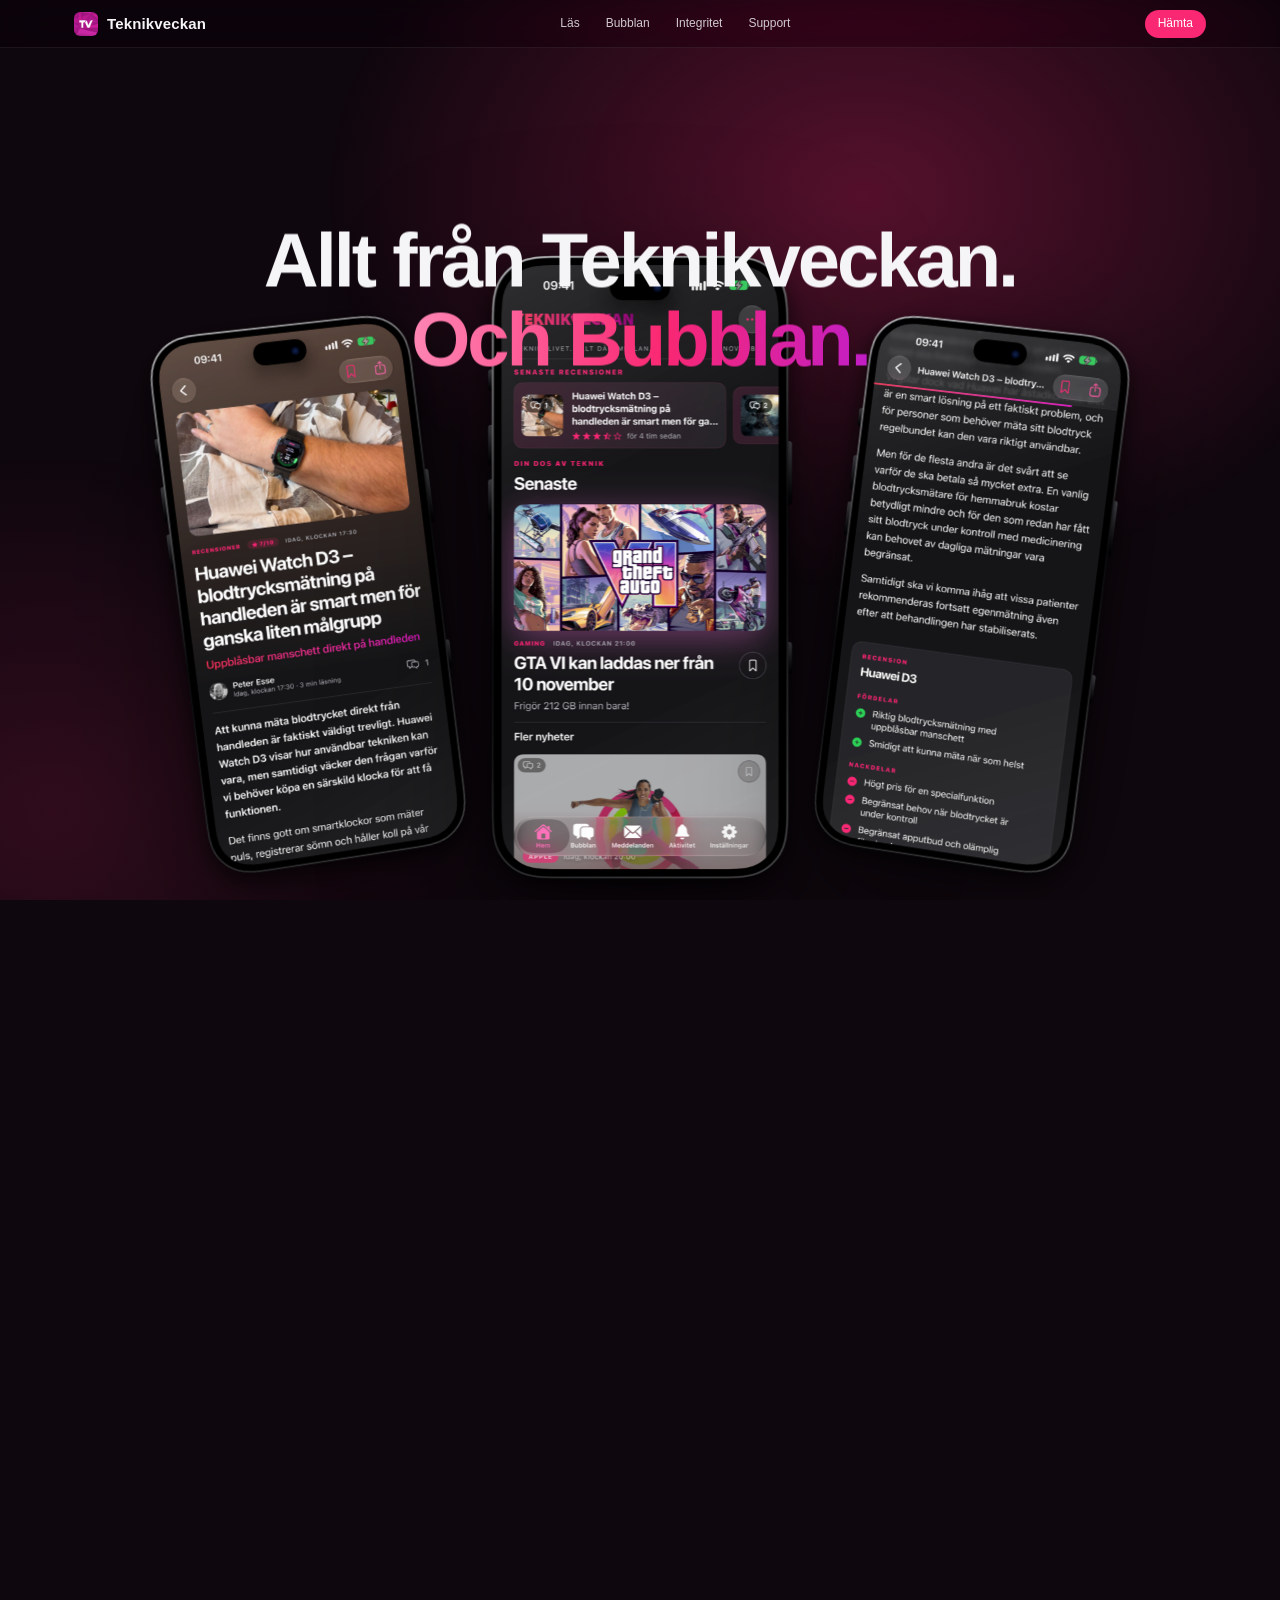
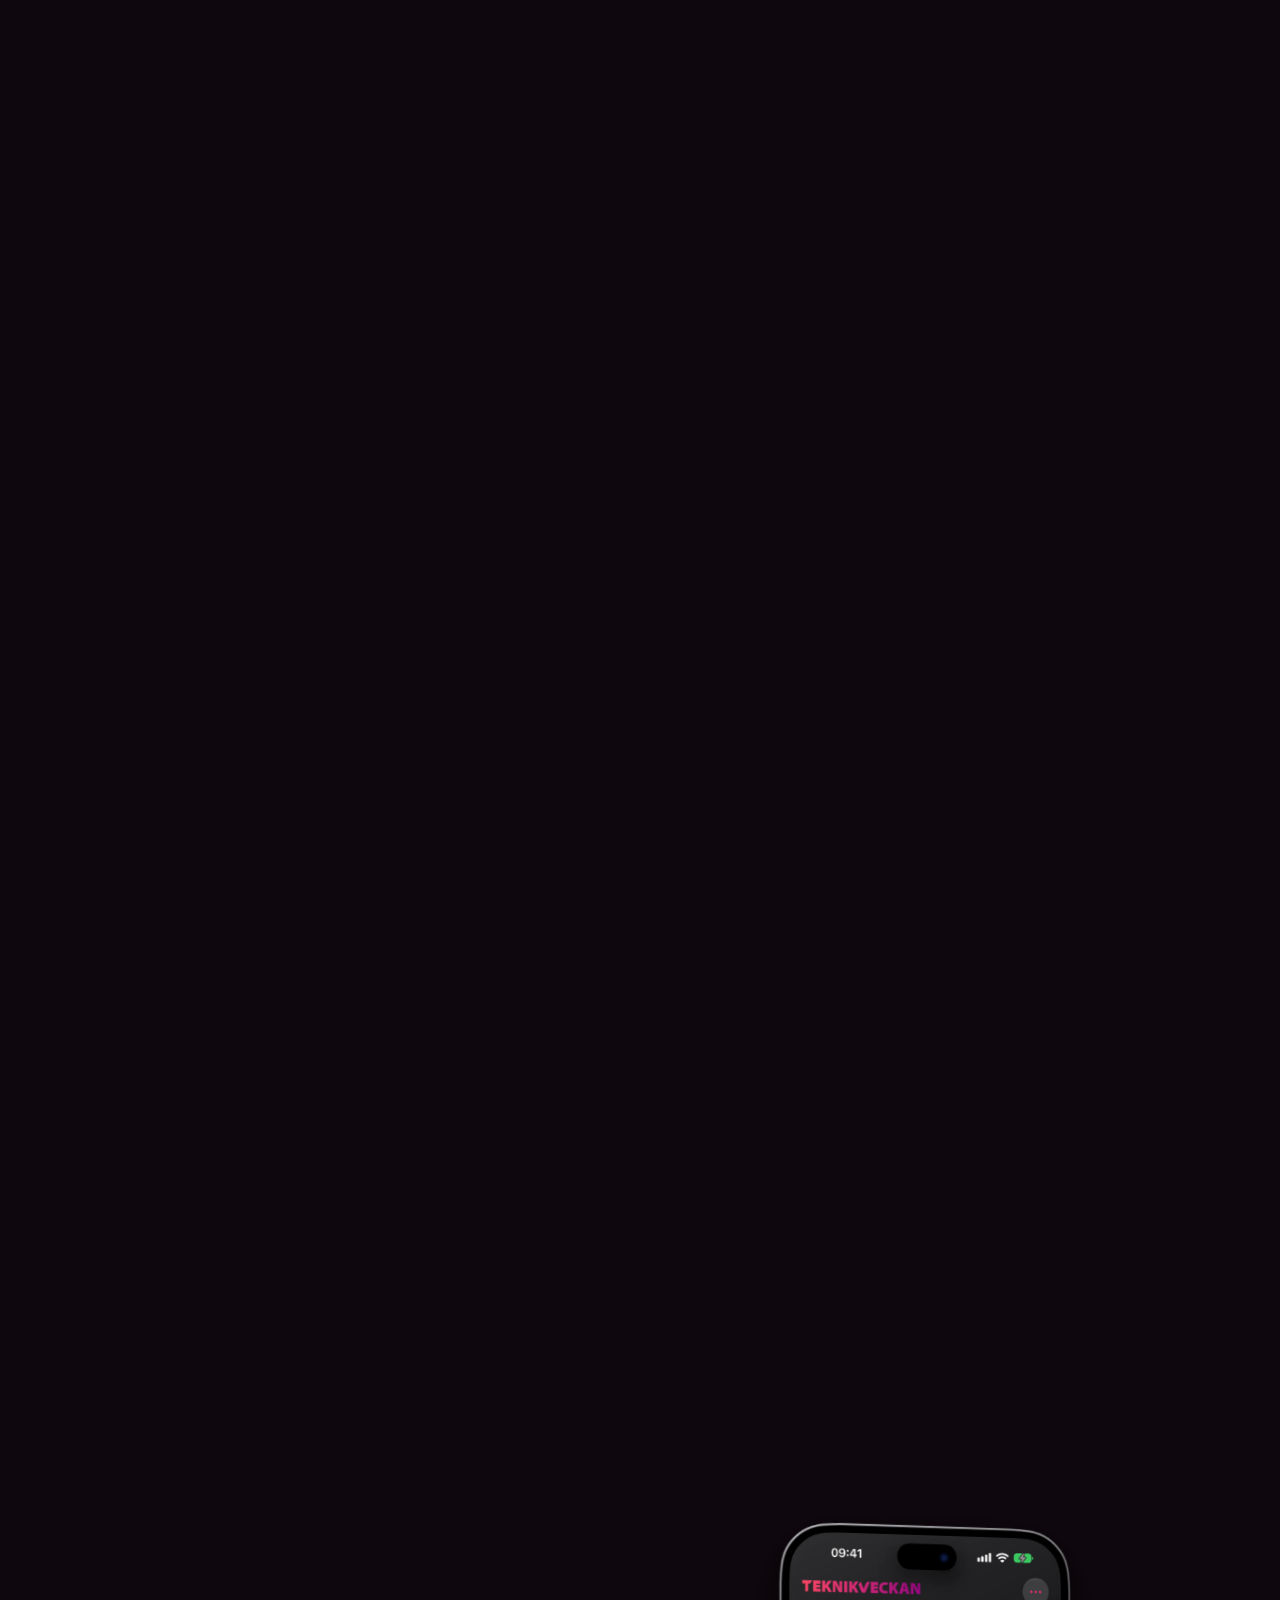
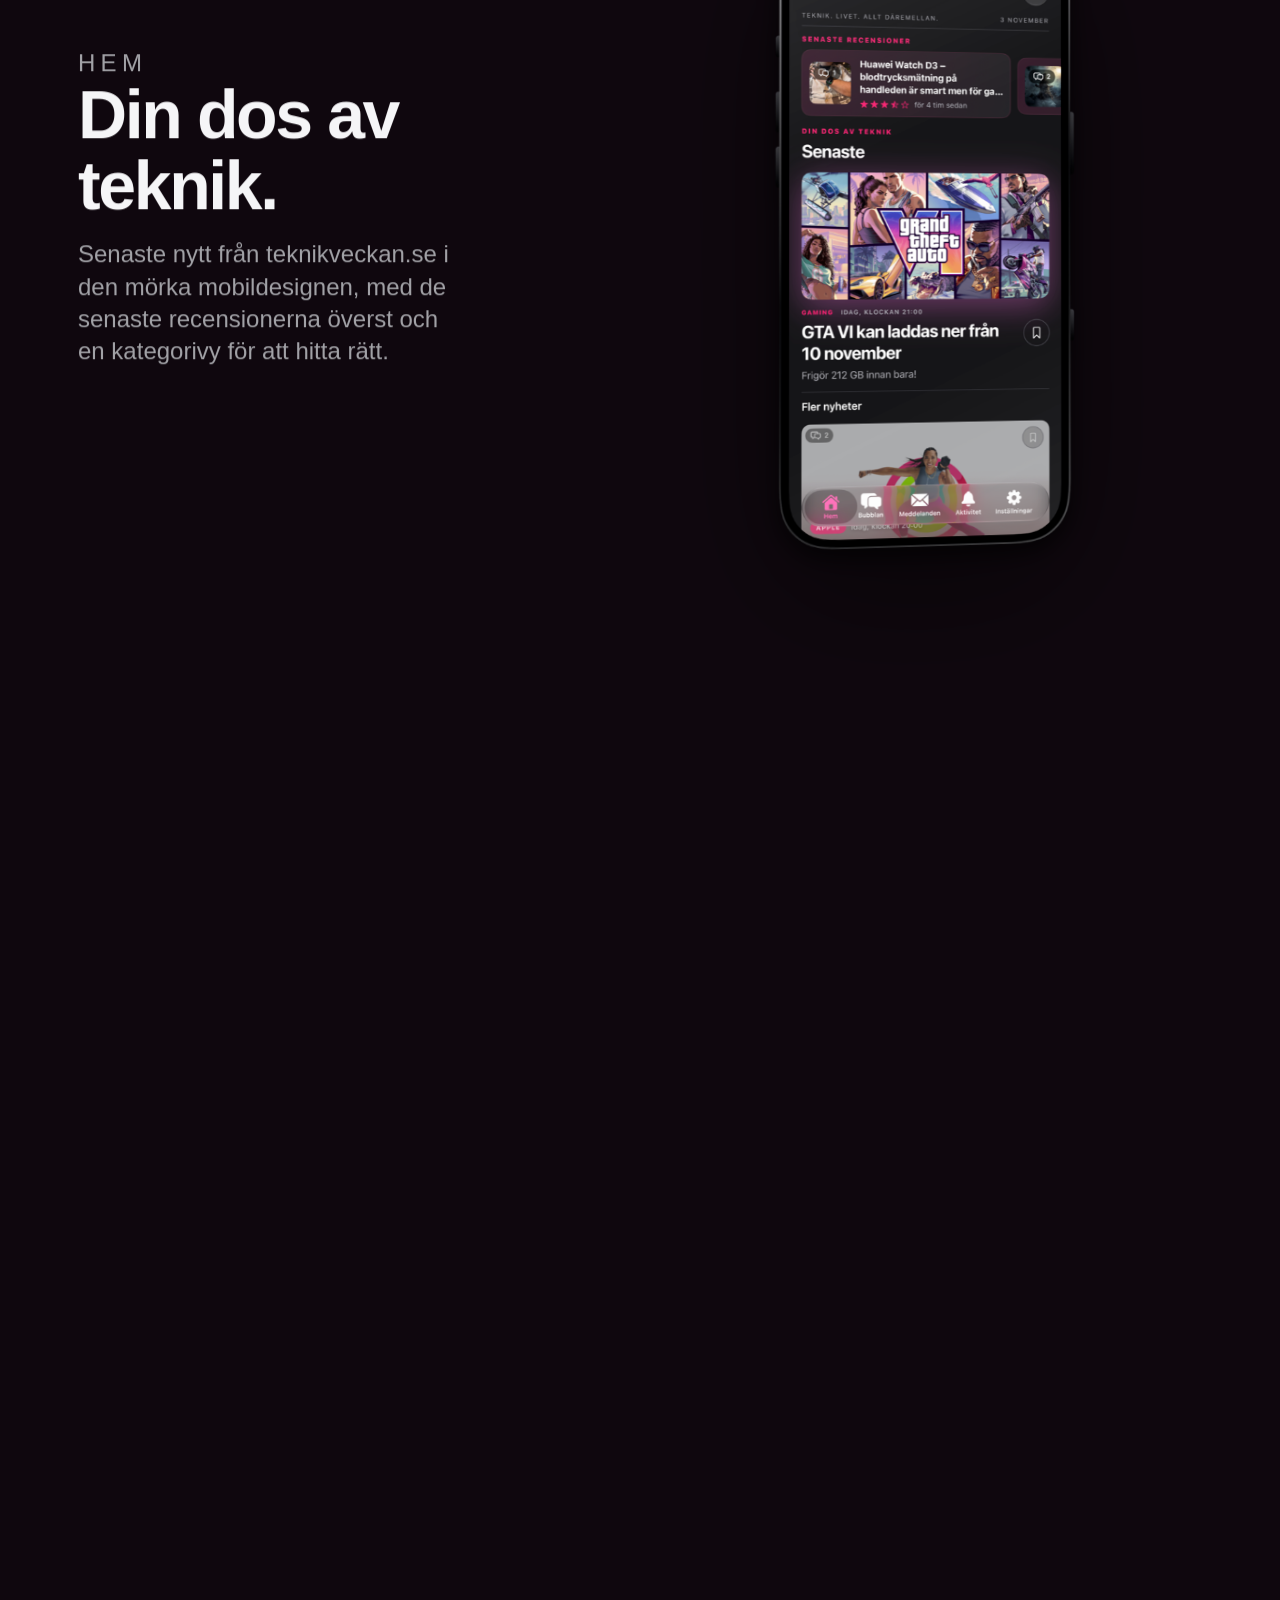
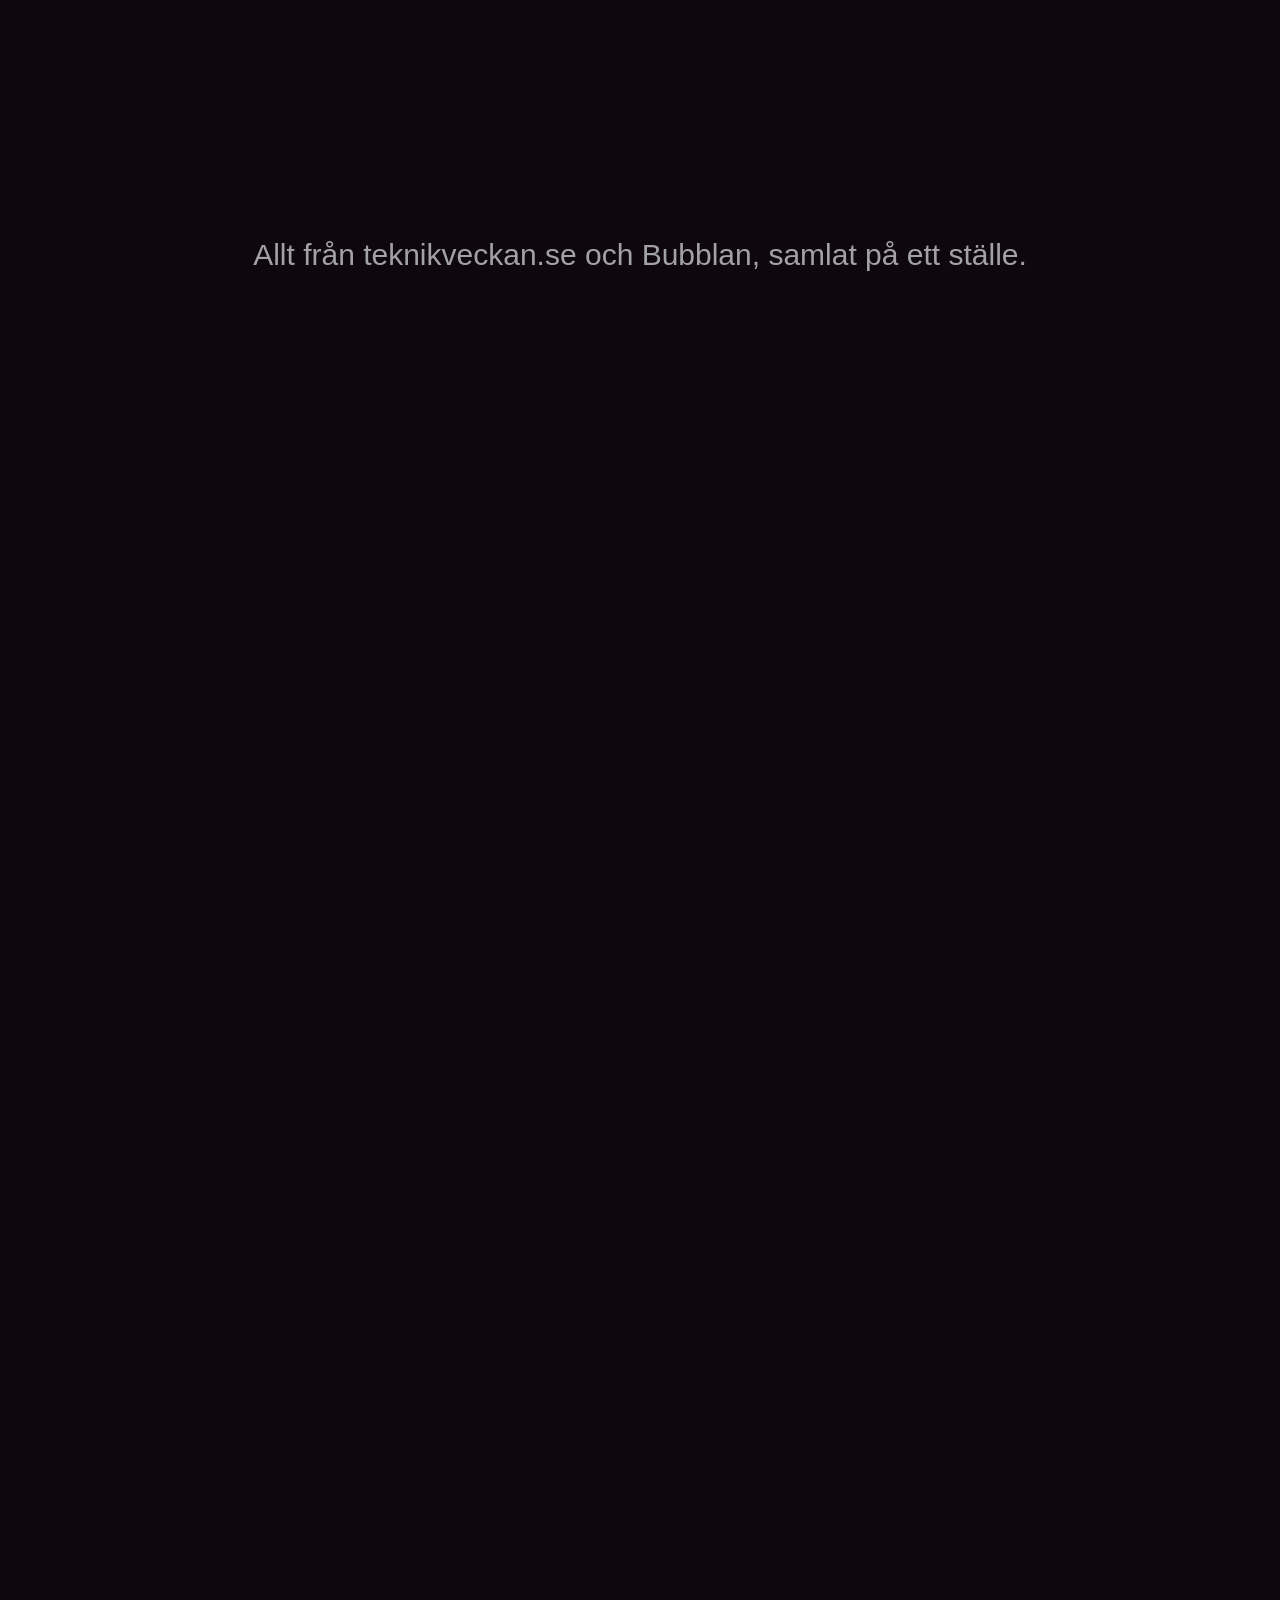
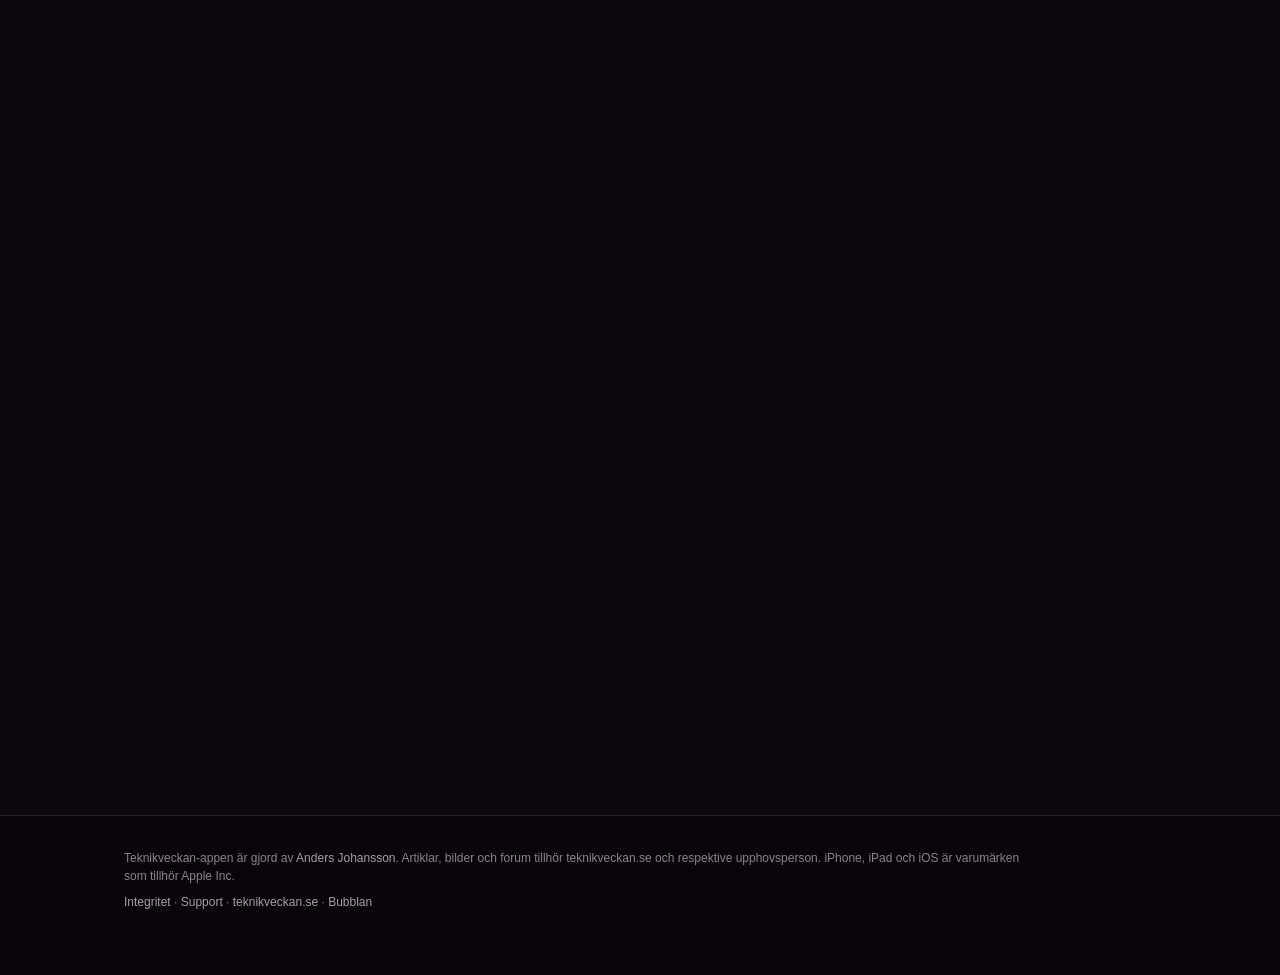
<file: index.html>
<!doctype html>
<html lang="sv">
<head>
  <meta charset="utf-8">
  <meta name="viewport" content="width=device-width, initial-scale=1, viewport-fit=cover">
  <title>Teknikveckan – appen för iPhone och iPad</title>
  <meta name="description" content="Teknikveckan i fickan: artiklar, recensioner med betyg och forumet Bubblan, i en app för iPhone och iPad. Gjord för iOS 26 med Liquid Glass.">
  <meta name="theme-color" content="#0b060c">
  <link rel="icon" type="image/png" href="assets/favicon.png">
  <link rel="apple-touch-icon" href="assets/apple-touch-icon.png">
  <meta property="og:title" content="Teknikveckan">
  <meta property="og:description" content="Artiklar, recensioner och forumet Bubblan i en app för iPhone och iPad.">
  <meta property="og:type" content="website">
  <meta property="og:url" content="https://idrewn.github.io/teknikveckan-site/">
  <meta property="og:image" content="https://idrewn.github.io/teknikveckan-site/assets/og.jpg">
  <link rel="stylesheet" href="motion.css">
  <link rel="stylesheet" href="theme.css">
</head>
<body>
<div class="ambient" aria-hidden="true"></div>
<header class="nav"><div class="wrap">
  <a class="brand" href="./"><img src="assets/icon.png" alt="" width="24" height="24">Teknikveckan</a>
  <ul><li><a href="#lasa">Läs</a></li><li><a href="#bubblan">Bubblan</a></li><li><a href="privacy.html">Integritet</a></li><li><a href="support.html">Support</a></li></ul>
  <a class="buy" href="https://testflight.apple.com/join/udA9Tbey">Hämta</a>
</div></header>
<main>
<section class="stage hero" id="top" style="--n:3.3" data-stage data-bg="#0b060c" data-glow="250,40,114">
  <div class="pin">
    <div class="hero-copy" data-beat="-1,-0.5,0.2,0.46" data-travel="-110">
      <p class="eyebrow">Teknik. Livet. Allt däremellan.</p>
      <h1>Teknikveckan.<br><span class="grad">I fickan.</span></h1>
      <p class="lead">Artiklar, recensioner med betyg och forumet Bubblan. Samlat i en app som är byggd för iOS 26.</p>
      <div class="cta"><a class="pill fill" href="https://testflight.apple.com/join/udA9Tbey">Hämta betan</a><a class="pill line" href="#lasa">Läs mer</a></div>
    </div>
    <p class="hero-tag" data-beat="0.42,0.62,2,3" data-travel="50">Allt från Teknikveckan.<br><span class="grad">Och Bubblan.</span></p>
    <div class="fan"><div class="device" data-motion="fan" data-i="0" data-n="3"><img src="assets/phone-review.png" alt="En recension öppen i appen" width="1306" height="2360"></div><div class="device" data-motion="fan" data-i="1" data-n="3"><img src="assets/phone-home.png" alt="Hem: senaste recensioner och nyheter" width="1306" height="2360"></div><div class="device" data-motion="fan" data-i="2" data-n="3"><img src="assets/phone-reviewbox.png" alt="Fördelar och nackdelar i en recension" width="1306" height="2360"></div></div>
  </div>
</section>
<section class="stage" id="lasa" style="--n:5.05" data-stage data-bg="#12070f" data-glow="250,40,114">
  <i class="mark" aria-hidden="true" data-bg="#12070f" data-glow="250,40,114" style="position:absolute;left:0;top:19.93%;width:1px;height:1px"></i>
<i class="mark" aria-hidden="true" data-bg="#1a0814" data-glow="230,40,150" style="position:absolute;left:0;top:39.98%;width:1px;height:1px"></i>
<i class="mark" aria-hidden="true" data-bg="#160a18" data-glow="200,40,200" style="position:absolute;left:0;top:60.02%;width:1px;height:1px"></i>
<i class="mark" aria-hidden="true" data-bg="#12070f" data-glow="250,40,114" style="position:absolute;left:0;top:80.07%;width:1px;height:1px"></i>
  <div class="pin split">
    <div class="copy"><div class="beat" data-beat="-1.000,-0.500,0.200,0.300">
        <p class="eyebrow">Hem</p>
        <h2>Din dos av teknik.</h2>
        <p>Senaste nytt från teknikveckan.se i den mörka mobildesignen, med de senaste recensionerna överst och en kategorivy för att hitta rätt.</p>
      </div><div class="beat" data-beat="0.200,0.300,0.450,0.550">
        <p class="eyebrow">Recensioner</p>
        <h2>Recensioner med betyg.</h2>
        <p>Direkt från teknikveckan.se, med betyget först och artikeln under.</p>
      </div><div class="beat" data-beat="0.450,0.550,0.700,0.800">
        <p class="eyebrow">Läsvyn</p>
        <h2>Gjord för att läsas.</h2>
        <p>Stora rubriker, ren text och bilder som får plats. Spara artiklar i Sparat, sök bland dem och hoppa direkt till diskussionen i forumet. Länkar till teknikveckan.se öppnas i appen.</p>
      </div><div class="beat" data-beat="0.700,0.800,2.000,3.000">
        <p class="eyebrow">Recensionsruta</p>
        <h2>Betyget först. Sedan detaljerna.</h2>
        <p>Recensionsrutor med fördelar, nackdelar, fakta och betyg ligger mitt i artikeln, så du ser vad som talar för och emot innan du bestämmer dig.</p>
      </div></div>
    <div class="devwrap"><div class="device" data-motion="sway"><img data-beat="-1.000,-0.500,0.190,0.310" src="assets/phone-home.png" alt="Hem med senaste recensioner och nyheter" loading="lazy" width=1306 height=2360><img data-beat="0.190,0.310,0.440,0.560" src="assets/phone-review.png" alt="En recension" loading="lazy" width=1306 height=2360><img data-beat="0.440,0.560,0.690,0.810" src="assets/phone-reading.png" alt="Läsvyn" loading="lazy" width=1306 height=2360><img data-beat="0.690,0.810,2.000,3.000" src="assets/phone-reviewbox.png" alt="Fördelar och nackdelar" loading="lazy" width=1306 height=2360></div></div>
  </div>
</section>
<section class="stage numbers" style="--n:2.6" data-stage data-bg="#150a1c" data-glow="190,40,200">
  <div class="pin"><div class="row" data-zoom><div><div class="n grad" data-count="5" data-pre="" data-suf="">0</div><div class="l">flikar</div></div><div><div class="n grad" data-count="2" data-pre="" data-suf="">0</div><div class="l">enheter</div></div><div><div class="n grad" data-count="1" data-pre="" data-suf="">0</div><div class="l">app</div></div></div><p class="sentence">Allt från teknikveckan.se och Bubblan, samlat på ett ställe.</p></div>
</section>
<section class="block center" id="bubblan" data-bg="#0b060c" data-glow="250,40,114">
  <div class="wrap">
    <p class="eyebrow" data-reveal>Bubblan</p>
    <h2 data-reveal>Forumet följer med.</h2>
    <p class="lead" data-reveal>Hela Teknikbubblan i samma app. Läs, svara och håll koll på det som händer.</p>
    <div class="bento"><div class="tile w4 hot" data-reveal><span class="k">Ämnen</span><h3>Senaste ämnen och kategorier.</h3><p>Bläddra bland senaste ämnen med oändlig scrollning, välj kategori eller sök.</p></div><div class="tile " data-reveal><span class="k">Trådar</span><h3>Rikt innehåll.</h3><p>Länkar, bilder, citat och kod visas som de ska.</p></div><div class="tile " data-reveal><span class="k">Delta</span><h3>Gilla, svara, skapa.</h3><p>Gilla inlägg, svara i trådar och starta nya ämnen.</p></div><div class="tile " data-reveal><span class="k">Direkt</span><h3>Meddelanden.</h3><p>Privata meddelanden och aktivitet på ett ställe.</p></div><div class="tile " data-reveal><span class="k">Notiser</span><h3>Missa inget.</h3><p>Notiser och en aktivitetsflik som visar vad som hänt.</p></div><div class="tile w3" data-reveal><span class="k">Sparat</span><h3>Din läslista.</h3><p>Spara artiklar med ett tryck och läs dem när det passar.</p></div><div class="tile w3" data-reveal><span class="k">Duo</span><h3>Byggd för iOS 26 och iPhone Duo.</h3><p>Liquid Glass i tabbfältet och i knapparna. Innehållet håller sig undan vecket och kameran på iPhone Duo.</p></div></div>
  </div>
</section>
<section class="cta-block" id="get" data-bg="#0b060c" data-glow="250,40,114">
  <div class="wrap">
    <img class="icon" src="assets/icon.png" alt="Teknikveckan app icon" width="132" height="132" data-reveal>
    <h2 data-reveal>Hämta Teknikveckan.</h2>
    <p class="lead" data-reveal>Appen testas just nu i en öppen beta. Krav: iPhone eller iPad med iOS 26 eller senare.</p>
    <div class="cta" data-reveal><a class="pill fill" href="https://testflight.apple.com/join/udA9Tbey">Gå med i betan</a><a class="pill line" href="https://teknikveckan.se">teknikveckan.se</a></div>
    <p class="lead" style="font-size:14px;margin-top:22px" data-reveal>Skärmbilderna visar innehåll från teknikveckan.se.</p>
  </div>
</section>
</main>
<footer><div class="wrap"><p>Teknikveckan-appen är gjord av <a href="https://github.com/iDrewn">Anders Johansson</a>. Artiklar, bilder och forum tillhör teknikveckan.se och respektive upphovsperson. iPhone, iPad och iOS är varumärken som tillhör Apple Inc.</p>
    <p><a href="privacy.html">Integritet</a> &middot; <a href="support.html">Support</a> &middot; <a href="https://teknikveckan.se">teknikveckan.se</a> &middot; <a href="https://bubblan.teknikveckan.se">Bubblan</a></p></div></footer>
<script src="motion.js" defer></script>
</body>
</html>
</file>
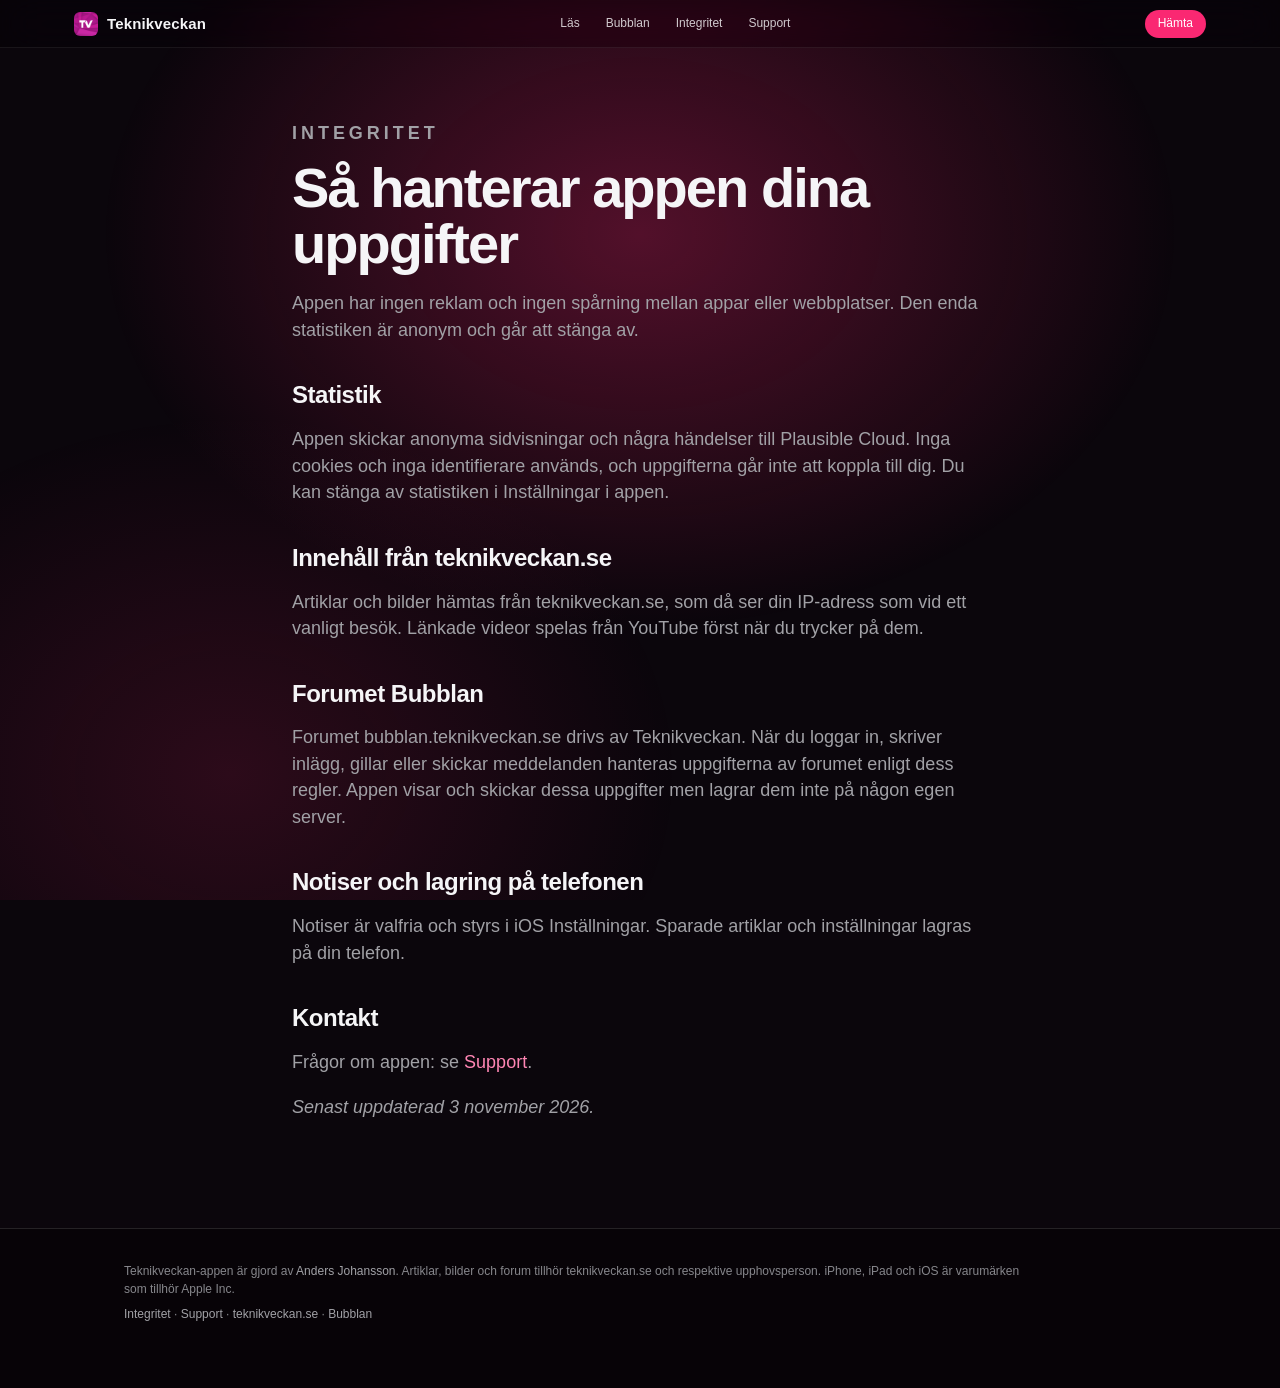
<file: privacy.html>
<!doctype html>
<html lang="sv">
<head>
  <meta charset="utf-8">
  <meta name="viewport" content="width=device-width, initial-scale=1, viewport-fit=cover">
  <title>Integritet – Teknikveckan</title>
  <meta name="description" content="Så hanterar appen dina uppgifter.">
  <meta name="theme-color" content="#0b060c">
  <link rel="icon" type="image/png" href="assets/favicon.png">
  <link rel="apple-touch-icon" href="assets/apple-touch-icon.png">
  <link rel="stylesheet" href="motion.css">
  <link rel="stylesheet" href="theme.css">
</head>
<body>
<div class="ambient" aria-hidden="true"></div>
<header class="nav"><div class="wrap">
  <a class="brand" href="./"><img src="assets/icon.png" alt="" width="24" height="24">Teknikveckan</a>
  <ul><li><a href="./#lasa">Läs</a></li><li><a href="./#bubblan">Bubblan</a></li><li><a href="./privacy.html">Integritet</a></li><li><a href="./support.html">Support</a></li></ul>
  <a class="buy" href="https://testflight.apple.com/join/udA9Tbey">Hämta</a>
</div></header>
<main class="doc">
  <p class="eyebrow">Integritet</p>
  <h1>Så hanterar appen dina uppgifter</h1>
  <p>Appen har ingen reklam och ingen spårning mellan appar eller webbplatser. Den enda statistiken är anonym och går att stänga av.</p>

  <h2>Statistik</h2>
  <p>Appen skickar anonyma sidvisningar och några händelser till Plausible Cloud. Inga cookies och inga identifierare används, och uppgifterna går inte att koppla till dig. Du kan stänga av statistiken i Inställningar i appen.</p>

  <h2>Innehåll från teknikveckan.se</h2>
  <p>Artiklar och bilder hämtas från teknikveckan.se, som då ser din IP-adress som vid ett vanligt besök. Länkade videor spelas från YouTube först när du trycker på dem.</p>

  <h2>Forumet Bubblan</h2>
  <p>Forumet bubblan.teknikveckan.se drivs av Teknikveckan. När du loggar in, skriver inlägg, gillar eller skickar meddelanden hanteras uppgifterna av forumet enligt dess regler. Appen visar och skickar dessa uppgifter men lagrar dem inte på någon egen server.</p>

  <h2>Notiser och lagring på telefonen</h2>
  <p>Notiser är valfria och styrs i iOS Inställningar. Sparade artiklar och inställningar lagras på din telefon.</p>

  <h2>Kontakt</h2>
  <p>Frågor om appen: se <a href="support.html">Support</a>.</p>
  <p><em>Senast uppdaterad 3 november 2026.</em></p>
</main>
<footer><div class="wrap"><p>Teknikveckan-appen är gjord av <a href="https://github.com/iDrewn">Anders Johansson</a>. Artiklar, bilder och forum tillhör teknikveckan.se och respektive upphovsperson. iPhone, iPad och iOS är varumärken som tillhör Apple Inc.</p>
    <p><a href="privacy.html">Integritet</a> &middot; <a href="support.html">Support</a> &middot; <a href="https://teknikveckan.se">teknikveckan.se</a> &middot; <a href="https://bubblan.teknikveckan.se">Bubblan</a></p></div></footer>
</body>
</html>
</file>
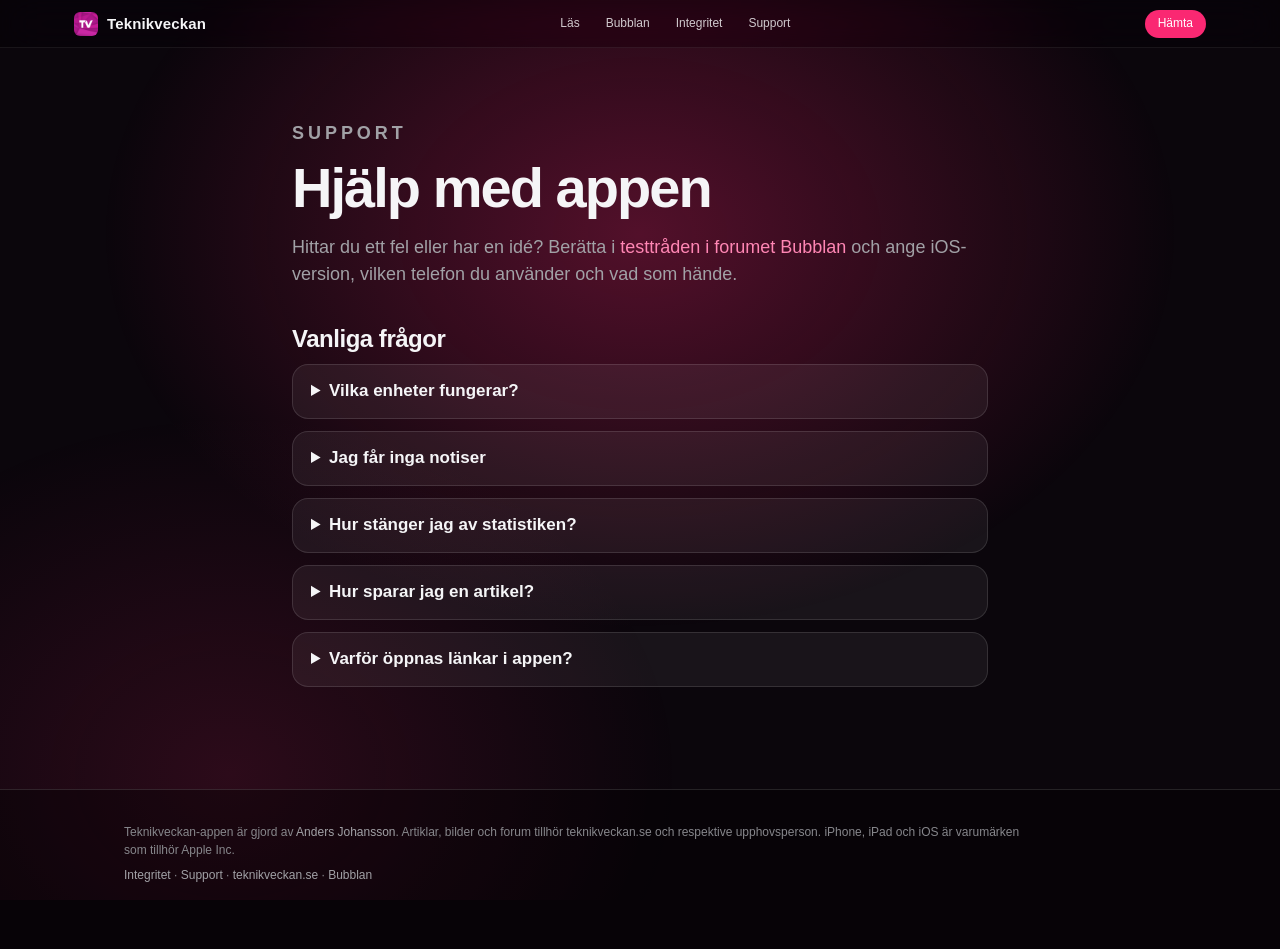
<file: support.html>
<!doctype html>
<html lang="sv">
<head>
  <meta charset="utf-8">
  <meta name="viewport" content="width=device-width, initial-scale=1, viewport-fit=cover">
  <title>Support – Teknikveckan</title>
  <meta name="description" content="Hjälp med appen.">
  <meta name="theme-color" content="#0b060c">
  <link rel="icon" type="image/png" href="assets/favicon.png">
  <link rel="apple-touch-icon" href="assets/apple-touch-icon.png">
  <link rel="stylesheet" href="motion.css">
  <link rel="stylesheet" href="theme.css">
</head>
<body>
<div class="ambient" aria-hidden="true"></div>
<header class="nav"><div class="wrap">
  <a class="brand" href="./"><img src="assets/icon.png" alt="" width="24" height="24">Teknikveckan</a>
  <ul><li><a href="./#lasa">Läs</a></li><li><a href="./#bubblan">Bubblan</a></li><li><a href="./privacy.html">Integritet</a></li><li><a href="./support.html">Support</a></li></ul>
  <a class="buy" href="https://testflight.apple.com/join/udA9Tbey">Hämta</a>
</div></header>
<main class="doc">
  <p class="eyebrow">Support</p>
  <h1>Hjälp med appen</h1>
  <p>Hittar du ett fel eller har en idé? Berätta i <a href="https://bubblan.teknikveckan.se/t/vi-bygger-en-app-till-teknikveckan-och-bubblan-och-soker-testare/34053">testtråden i forumet Bubblan</a> och ange iOS-version, vilken telefon du använder och vad som hände.</p>

  <h2>Vanliga frågor</h2>
  <details><summary>Vilka enheter fungerar?</summary><p>iPhone och iPad med iOS 26 eller senare.</p></details>
  <details><summary>Jag får inga notiser</summary><p>Kontrollera att notiser är tillåtna för appen i iOS Inställningar &gt; Notiser.</p></details>
  <details><summary>Hur stänger jag av statistiken?</summary><p>Under Inställningar i appen. Statistiken är anonym och använder inga cookies.</p></details>
  <details><summary>Hur sparar jag en artikel?</summary><p>Tryck på bokmärket på artikeln. Sparade artiklar hittar du under Sparat.</p></details>
  <details><summary>Varför öppnas länkar i appen?</summary><p>Länkar till artiklar, kategorier och forumtrådar på teknikveckan.se öppnas direkt i appen.</p></details>
</main>
<footer><div class="wrap"><p>Teknikveckan-appen är gjord av <a href="https://github.com/iDrewn">Anders Johansson</a>. Artiklar, bilder och forum tillhör teknikveckan.se och respektive upphovsperson. iPhone, iPad och iOS är varumärken som tillhör Apple Inc.</p>
    <p><a href="privacy.html">Integritet</a> &middot; <a href="support.html">Support</a> &middot; <a href="https://teknikveckan.se">teknikveckan.se</a> &middot; <a href="https://bubblan.teknikveckan.se">Bubblan</a></p></div></footer>
</body>
</html>
</file>
<file: motion.css>
/* Shared base for the app sites. Per-site colours come from :root variables in theme.css. */
:root {
  --accent: #2b6fd0; --accent2: #7ab7ff; --bg: #05080f; --glow: 43,111,208;
  --fg: #f5f5f7; --muted: #a1a1a6; --line: rgba(255,255,255,.12); --card: rgba(255,255,255,.06);
  --gx: 0; --gy: 0;
  --sans: -apple-system, BlinkMacSystemFont, "SF Pro Display", "SF Pro Text", "Helvetica Neue", Helvetica, Arial, sans-serif;
}
* { box-sizing: border-box; }
html { -webkit-text-size-adjust: 100%; scroll-behavior: smooth; background: var(--bg); }
body { margin: 0; background: var(--bg); color: var(--fg); font: 17px/1.47 var(--sans); -webkit-font-smoothing: antialiased; overflow-x: hidden; }
a { color: var(--accent2); text-decoration: none; }
a:hover { text-decoration: underline; }
img { max-width: 100%; display: block; }
.wrap { max-width: 1080px; margin: 0 auto; padding: 0 24px; }

/* A glow that drifts behind everything, so the page itself seems to move */
.ambient { position: fixed; inset: 0; z-index: 0; pointer-events: none;
  background:
    radial-gradient(60vmax 44vmax at calc(50% + var(--gx) * 1%) calc(26% + var(--gy) * 1%), rgba(var(--glow), .30), transparent 70%),
    radial-gradient(50vmax 40vmax at calc(18% - var(--gx) * .8%) calc(86% - var(--gy) * 1%), rgba(var(--glow), .14), transparent 70%); }
main, footer { position: relative; z-index: 1; }

/* Nav */
.nav { position: fixed; top: 0; left: 0; right: 0; z-index: 50; height: 48px; background: rgba(0,0,0,.34); backdrop-filter: saturate(180%) blur(22px); -webkit-backdrop-filter: saturate(180%) blur(22px); border-bottom: 1px solid rgba(255,255,255,.07); }
.nav .wrap { height: 48px; display: flex; align-items: center; justify-content: space-between; gap: 18px; max-width: 1180px; }
.brand { display: flex; align-items: center; gap: 9px; color: var(--fg); font-weight: 600; font-size: 15px; letter-spacing: .01em; }
.brand:hover { text-decoration: none; }
.brand img { width: 24px; height: 24px; border-radius: 6px; }
.nav ul { display: flex; gap: 26px; list-style: none; margin: 0; padding: 0; font-size: 12px; }
.nav ul a { color: rgba(245,245,247,.82); }
.nav ul a:hover { color: #fff; text-decoration: none; }
.buy { font-size: 12px; background: var(--accent); color: #fff; padding: 5px 13px; border-radius: 99px; font-weight: 500; }
.buy:hover { text-decoration: none; filter: brightness(1.12); }
@media (max-width: 760px) { .nav ul { display: none; } }

/* Type */
.eyebrow { font-size: 13px; font-weight: 700; letter-spacing: .22em; text-transform: uppercase; color: var(--accent2); margin: 0 0 14px; }
h1, h2, h3 { font-family: var(--sans); letter-spacing: -.035em; margin: 0; }
h1 { font-size: clamp(46px, 10vw, 112px); line-height: 1; font-weight: 800; }
h2 { font-size: clamp(34px, 5.6vw, 68px); line-height: 1.04; font-weight: 800; }
h3 { font-size: 24px; line-height: 1.15; font-weight: 700; letter-spacing: -.02em; }
.grad { background: linear-gradient(92deg, var(--accent2), var(--accent) 55%, var(--accent3, var(--accent))); -webkit-background-clip: text; background-clip: text; color: transparent; }
.lead { font-size: clamp(19px, 2.3vw, 28px); line-height: 1.28; color: var(--muted); font-weight: 500; margin: 22px 0 0; max-width: 34ch; }
.cta { display: flex; gap: 12px; flex-wrap: wrap; margin-top: 30px; }
.pill { display: inline-block; padding: 12px 24px; border-radius: 99px; font-size: 17px; font-weight: 500; }
.pill:hover { text-decoration: none; filter: brightness(1.12); }
.pill.fill { background: var(--accent); color: #fff; }
.pill.line { border: 1px solid var(--accent2); color: var(--accent2); }
.pill.off { background: rgba(255,255,255,.1); color: var(--muted); cursor: default; }

/* ---- Pinned stages: the content moves while the screen stays ---- */
.stage { position: relative; height: calc(var(--n, 4) * 100vh); height: calc(var(--n, 4) * 100svh); }
.pin { position: sticky; top: 0; height: 100vh; height: 100svh; overflow: hidden; }
.pin.split { display: grid; grid-template-columns: 1fr 1fr; align-items: center; max-width: 1180px; margin: 0 auto; padding: 0 28px; gap: 24px; }
.pin.split.flip .copy { order: 2; }
.copy { position: relative; height: 56vh; height: 56svh; }
.beat { position: absolute; inset: 0; display: flex; flex-direction: column; justify-content: center; opacity: var(--v, 1);
  transform: translate3d(0, calc(var(--ty, 0) * 1px), 0) scale(calc(.95 + .05 * var(--v, 1))); filter: blur(calc((1 - var(--v, 1)) * 14px)); will-change: opacity, transform, filter; }
.beat p { font-size: clamp(18px, 2vw, 24px); line-height: 1.34; color: var(--muted); font-weight: 500; margin: 18px 0 0; max-width: 28ch; }
.beat h2 { max-width: 12ch; }
.devwrap { position: relative; height: 86vh; height: 86svh; display: flex; align-items: center; justify-content: center; perspective: 1700px; }
.device { position: relative; height: 100%; aspect-ratio: 1306 / 2360; will-change: transform; transform-style: preserve-3d; filter: drop-shadow(0 40px 70px rgba(0,0,0,.5)); }
.device img { position: absolute; inset: 0; width: 100%; height: 100%; object-fit: contain; opacity: var(--v, 1); will-change: opacity; }
.device.wide { aspect-ratio: auto; height: auto; width: min(100%, 640px); }
.device.wide img { position: relative; border-radius: 22px; opacity: var(--v, 1); box-shadow: 0 0 0 1px rgba(255,255,255,.1); }
.device.wide.plain img { border-radius: 0; box-shadow: none; }
.device.wide img + img { position: absolute; inset: 0; height: 100%; opacity: var(--v, 0); }

/* Hero */
.hero .pin { display: grid; place-items: center; }
.hero-copy { position: absolute; left: 0; right: 0; top: 0; bottom: 0; display: flex; flex-direction: column; align-items: center; justify-content: center; text-align: center; padding: 0 24px;
  opacity: var(--v, 1); transform: translate3d(0, calc(var(--ty, 0) * 1px), 0) scale(calc(.92 + .08 * var(--v, 1))); filter: blur(calc((1 - var(--v, 1)) * 16px)); }
.hero-copy .lead { margin-left: auto; margin-right: auto; max-width: 30ch; }
.hero-copy .cta { justify-content: center; }
.hero-tag { position: absolute; left: 0; right: 0; top: 13vh; top: 13svh; padding: 0 24px; text-align: center; font-size: clamp(32px, 7.4vw, 76px); font-weight: 800; letter-spacing: -.04em; line-height: 1.04; opacity: var(--v, 1); transform: translate3d(0, calc(var(--ty, 0) * 1px), 0) scale(calc(.94 + .06 * var(--v, 1))); filter: blur(calc((1 - var(--v, 1)) * 14px)); z-index: 2; }
.fan { position: absolute; inset: 0; display: grid; place-items: end center; perspective: 1700px; }
.fan .device { grid-area: 1 / 1; height: min(78svh, 112vw * 1.1); margin-bottom: -2svh; }
.fan.low .device { margin-bottom: -14svh; }
.fan.mid .device.icon { height: auto; width: clamp(60px, 12vw, 132px); aspect-ratio: 1; margin-bottom: 30svh; border-radius: 22%; overflow: hidden; filter: drop-shadow(0 22px 40px rgba(0,0,0,.55)); }
.fan.mid .device.icon img { object-fit: cover; }
.beat-icon { width: 84px; height: 84px; border-radius: 20px; margin-bottom: 18px; box-shadow: 0 14px 36px rgba(var(--glow), .45); }
.beat .cta { margin-top: 22px; }
.beat .cta .pill { padding: 10px 20px; font-size: 16px; }
.track-head { position: absolute; left: 0; right: 0; top: 14svh; padding: 0 24px; text-align: center; z-index: 1; }
.hstage .pin { align-items: center; }
.hstage .track { margin-top: 12svh; }
.track a.card { color: var(--fg); text-decoration: none; gap: 22px; }
.track a.card:hover { border-color: var(--accent2); }
.track .go { color: var(--accent2); font-weight: 600; }

/* Big numbers */
.numbers .pin { display: grid; place-items: center; text-align: center; }
.numbers .row { display: flex; gap: clamp(20px, 6vw, 90px); justify-content: center; flex-wrap: wrap; will-change: transform, opacity; }
.numbers .n { font-size: clamp(68px, 15vw, 190px); font-weight: 800; letter-spacing: -.06em; line-height: .95; }
.numbers .l { color: var(--muted); font-weight: 600; letter-spacing: .06em; text-transform: uppercase; font-size: 14px; margin-top: 6px; }
.numbers .sentence { position: absolute; left: 0; right: 0; bottom: 12vh; text-align: center; font-size: clamp(19px, 2.4vw, 30px); color: var(--muted); font-weight: 500; padding: 0 24px; }

/* Reveal blocks, driven continuously by position */
[data-reveal] { opacity: var(--r, 1); transform: translate3d(0, calc((1 - var(--r, 1)) * 70px), 0) scale(calc(.93 + .07 * var(--r, 1))); filter: blur(calc((1 - var(--r, 1)) * 8px)); will-change: opacity, transform; }
section.block { padding: 18vh 0; position: relative; }
.center { text-align: center; }
.center .lead { margin-left: auto; margin-right: auto; }
.bento { display: grid; grid-template-columns: repeat(6, 1fr); gap: 16px; margin-top: 56px; }
.tile { grid-column: span 2; background: var(--card); border: 1px solid var(--line); border-radius: 30px; padding: 32px; min-height: 230px; text-align: left; backdrop-filter: blur(14px); -webkit-backdrop-filter: blur(14px); }
.tile.w3 { grid-column: span 3; } .tile.w4 { grid-column: span 4; } .tile.w6 { grid-column: span 6; }
.tile .k { display: block; font-size: 12px; font-weight: 700; letter-spacing: .2em; text-transform: uppercase; color: var(--accent2); margin-bottom: 14px; }
.tile h3 { margin-bottom: 10px; }
.tile p { margin: 0; color: var(--muted); font-size: 17px; }
.tile.hot { background: linear-gradient(135deg, rgba(var(--glow), .42), rgba(var(--glow), .08)); }
@media (max-width: 860px) { .bento { grid-template-columns: 1fr; } .tile, .tile.w3, .tile.w4, .tile.w6 { grid-column: auto; } }

/* Horizontal track: vertical scroll becomes sideways motion */
.hstage .pin { display: flex; align-items: center; }
.track { display: flex; gap: 22px; padding: 0 22px; will-change: transform; }
.track .card { flex: 0 0 auto; width: min(78vw, 420px); background: var(--card); border: 1px solid var(--line); border-radius: 32px; padding: 30px; min-height: 52vh; display: flex; flex-direction: column; justify-content: space-between; }
.track .card h3 { font-size: 30px; }
.track .card p { color: var(--muted); }

/* Call to action */
.cta-block { text-align: center; padding: 22vh 0 18vh; }
.cta-block .icon { width: 132px; height: 132px; border-radius: 30px; margin: 0 auto 30px; box-shadow: 0 20px 60px rgba(var(--glow), .5); }
.cta-block .cta { justify-content: center; }
.cta-block .lead { margin-left: auto; margin-right: auto; }

/* Doc pages */
.doc { max-width: 740px; margin: 0 auto; padding: 120px 22px 90px; position: relative; z-index: 1; }
.doc h1 { font-size: clamp(36px, 6vw, 56px); }
.doc h2 { font-size: 24px; margin-top: 40px; letter-spacing: -.02em; }
.doc p, .doc li { color: var(--muted); font-size: 18px; }
.doc ul { padding-left: 20px; }
.doc strong { color: var(--fg); }
.doc details { background: var(--card); border: 1px solid var(--line); border-radius: 16px; padding: 14px 18px; margin: 12px 0; }
.doc summary { cursor: pointer; font-weight: 600; color: var(--fg); }
.doc code { color: var(--fg); }
.doc table { border-collapse: collapse; width: 100%; font-size: 15px; } .doc td, .doc th { border-bottom: 1px solid var(--line); padding: 8px 6px; text-align: left; color: var(--muted); }

footer { border-top: 1px solid var(--line); padding: 34px 0 56px; color: #86868b; font-size: 12px; background: rgba(0,0,0,.35); }
footer p { margin: 0 0 8px; max-width: 900px; } footer a { color: #a1a1a6; }

/* Mobile layout: the device on top, the words under it */
@media (max-width: 820px) {
  .pin.split { grid-template-columns: 1fr; grid-template-rows: 58svh 1fr; padding: 54px 22px 0; gap: 0; align-items: start; }
  .pin.split .copy, .pin.split.flip .copy { order: 2; height: 34svh; align-self: start; text-align: center; }
  .pin.split .devwrap { order: 1; height: 56svh; }
  .beat { align-items: center; justify-content: flex-start; padding-top: 6px; }
  .beat h2 { font-size: clamp(28px, 8.4vw, 40px); max-width: 14ch; }
  .beat p { font-size: 17px; max-width: 30ch; margin-top: 12px; }
  .fan .device { height: 62svh; }
}

/* No JS or reduced motion: a calm, stacked layout with nothing pinned */
:is(html:not(.js), html.reduced) .stage { height: auto; }
:is(html:not(.js), html.reduced) .pin { position: static; height: auto; overflow: visible; padding: 56px 0; }
:is(html:not(.js), html.reduced) .copy { height: auto; display: flex; flex-direction: column; gap: 36px; }
:is(html:not(.js), html.reduced) .beat, :is(html:not(.js), html.reduced) .hero-copy { position: static; opacity: 1; transform: none; filter: none; }
:is(html:not(.js), html.reduced) .hero-copy { padding: 60px 24px; }
:is(html:not(.js), html.reduced) .hero-tag { position: static; opacity: 1; transform: none; filter: none; padding: 20px 24px; }
:is(html:not(.js), html.reduced) .devwrap { height: auto; flex-wrap: wrap; gap: 18px; }
:is(html:not(.js), html.reduced) .device { height: 62vh; transform: none !important; }
:is(html:not(.js), html.reduced) .device img { position: relative; opacity: 1; }
:is(html:not(.js), html.reduced) .fan { position: static; flex-wrap: wrap; gap: 14px; }
:is(html:not(.js), html.reduced) .fan .device { height: 52vh; margin: 0; }
:is(html:not(.js), html.reduced) [data-reveal] { opacity: 1; transform: none; filter: none; }
:is(html:not(.js), html.reduced) .numbers .pin { padding: 80px 0; }
:is(html:not(.js), html.reduced) .numbers .sentence { position: static; margin-top: 30px; }
:is(html:not(.js), html.reduced) .track { flex-wrap: wrap; }
:is(html:not(.js), html.reduced) .hstage .pin { display: block; }

/* The hero visuals sit on top of the hero copy; let clicks fall through to the buttons */
.fan, .hero-tag { pointer-events: none; }
</file>
<file: theme.css>
:root { --accent: #fa2872; --accent2: #ff86b4; --accent3: #c21ec7; --bg: #0b060c; --glow: 250,40,114; }
</file>
